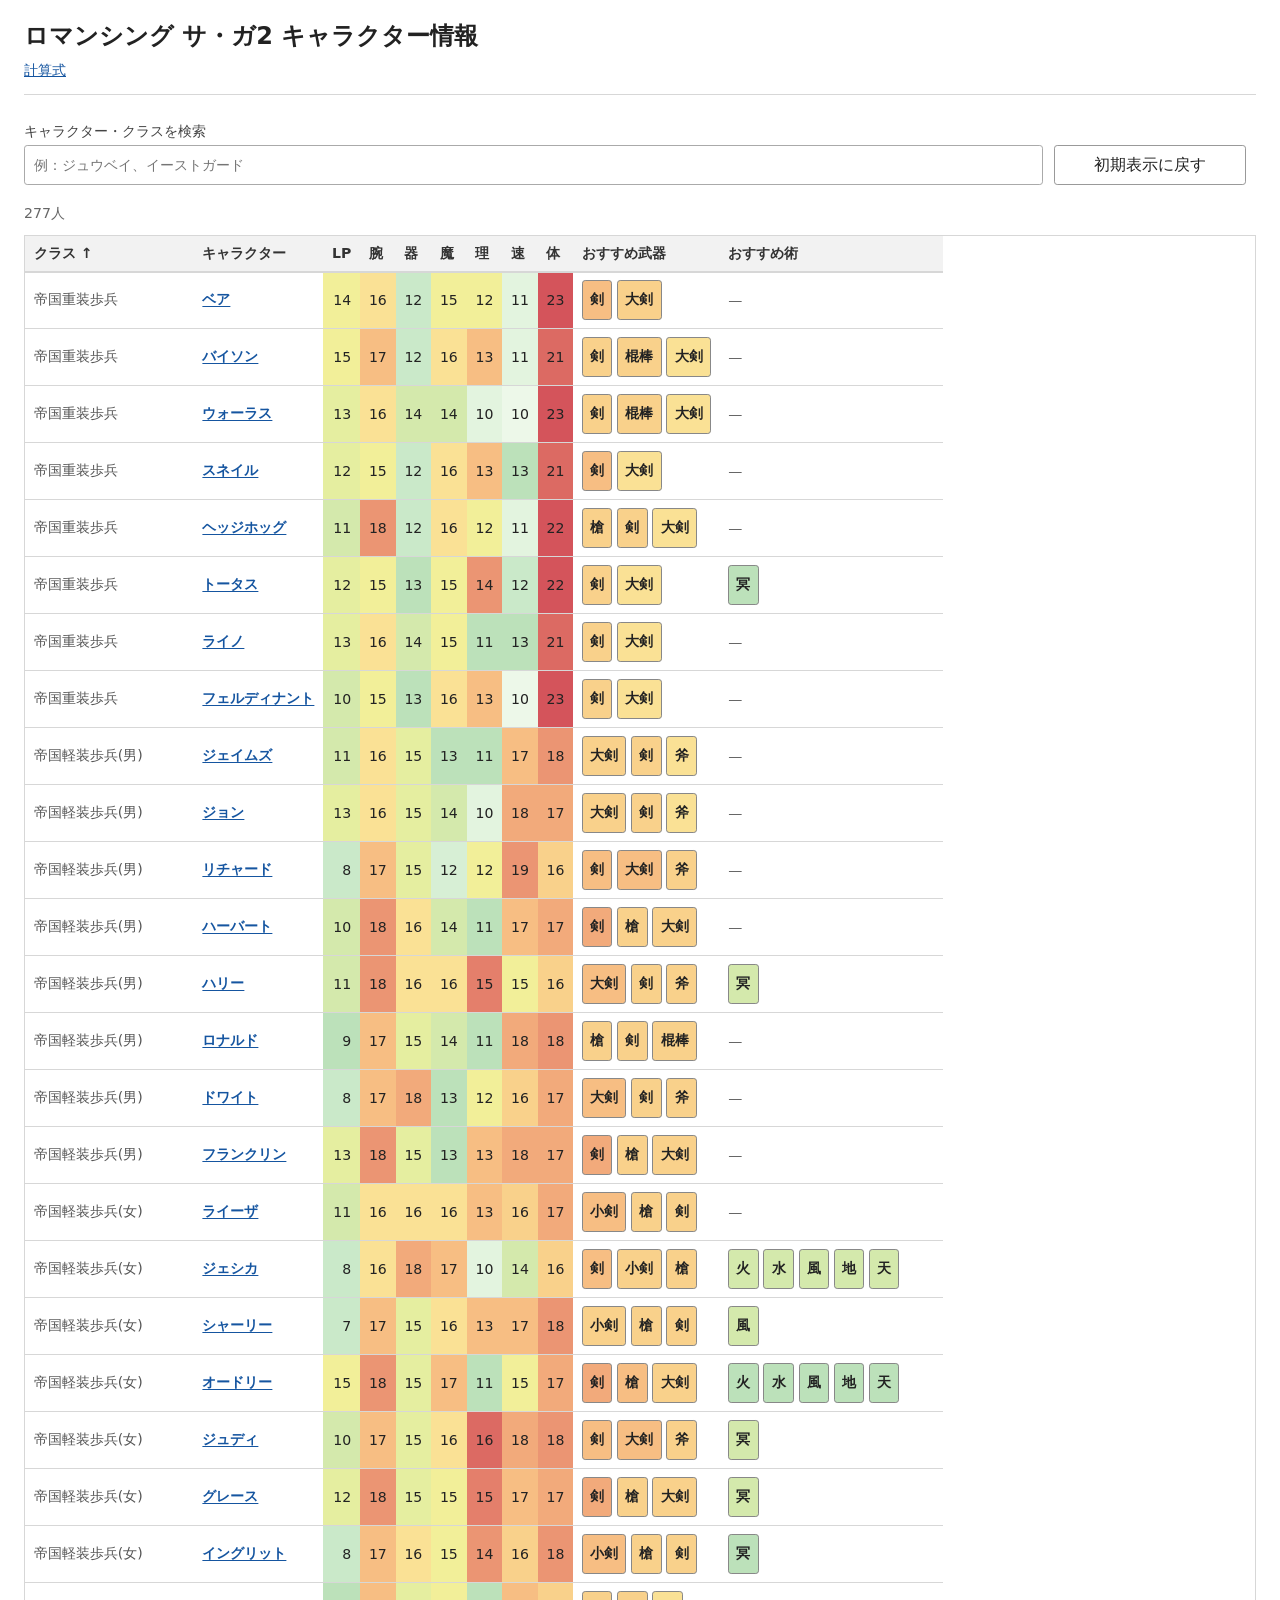
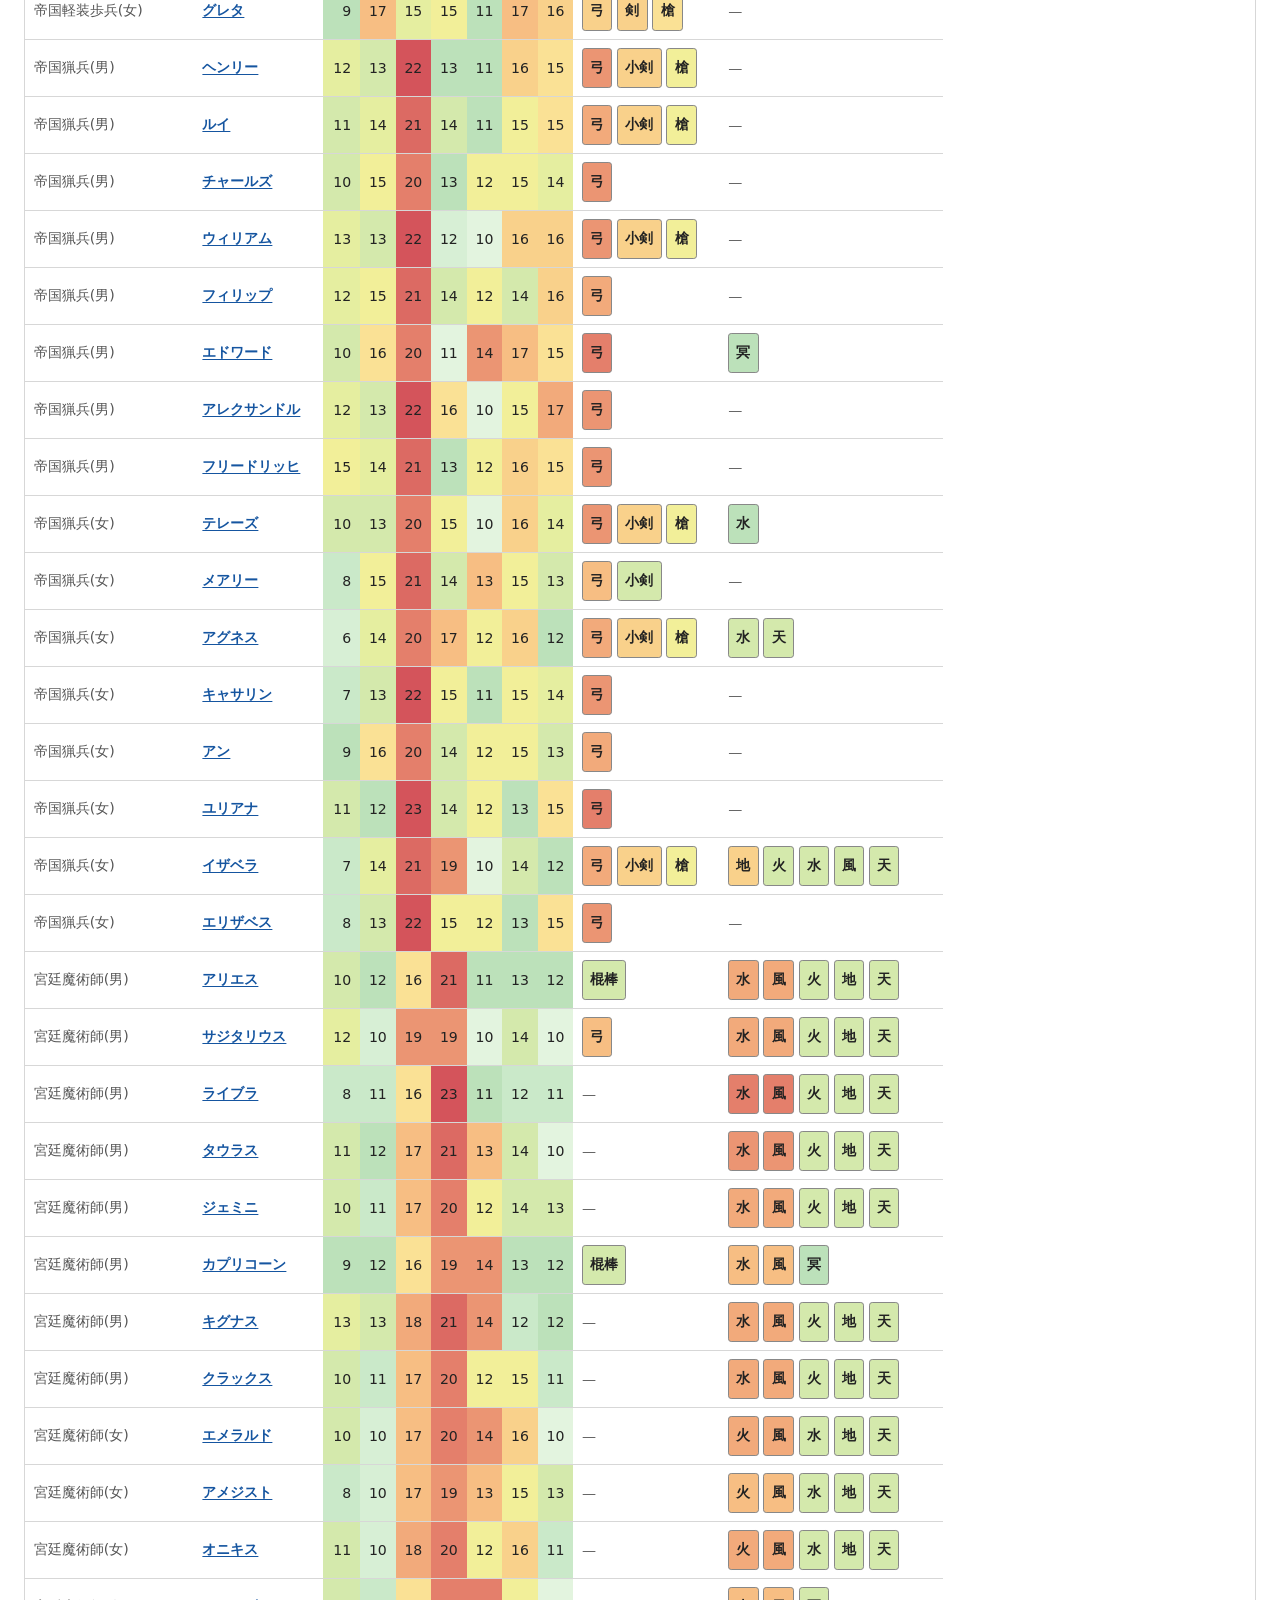
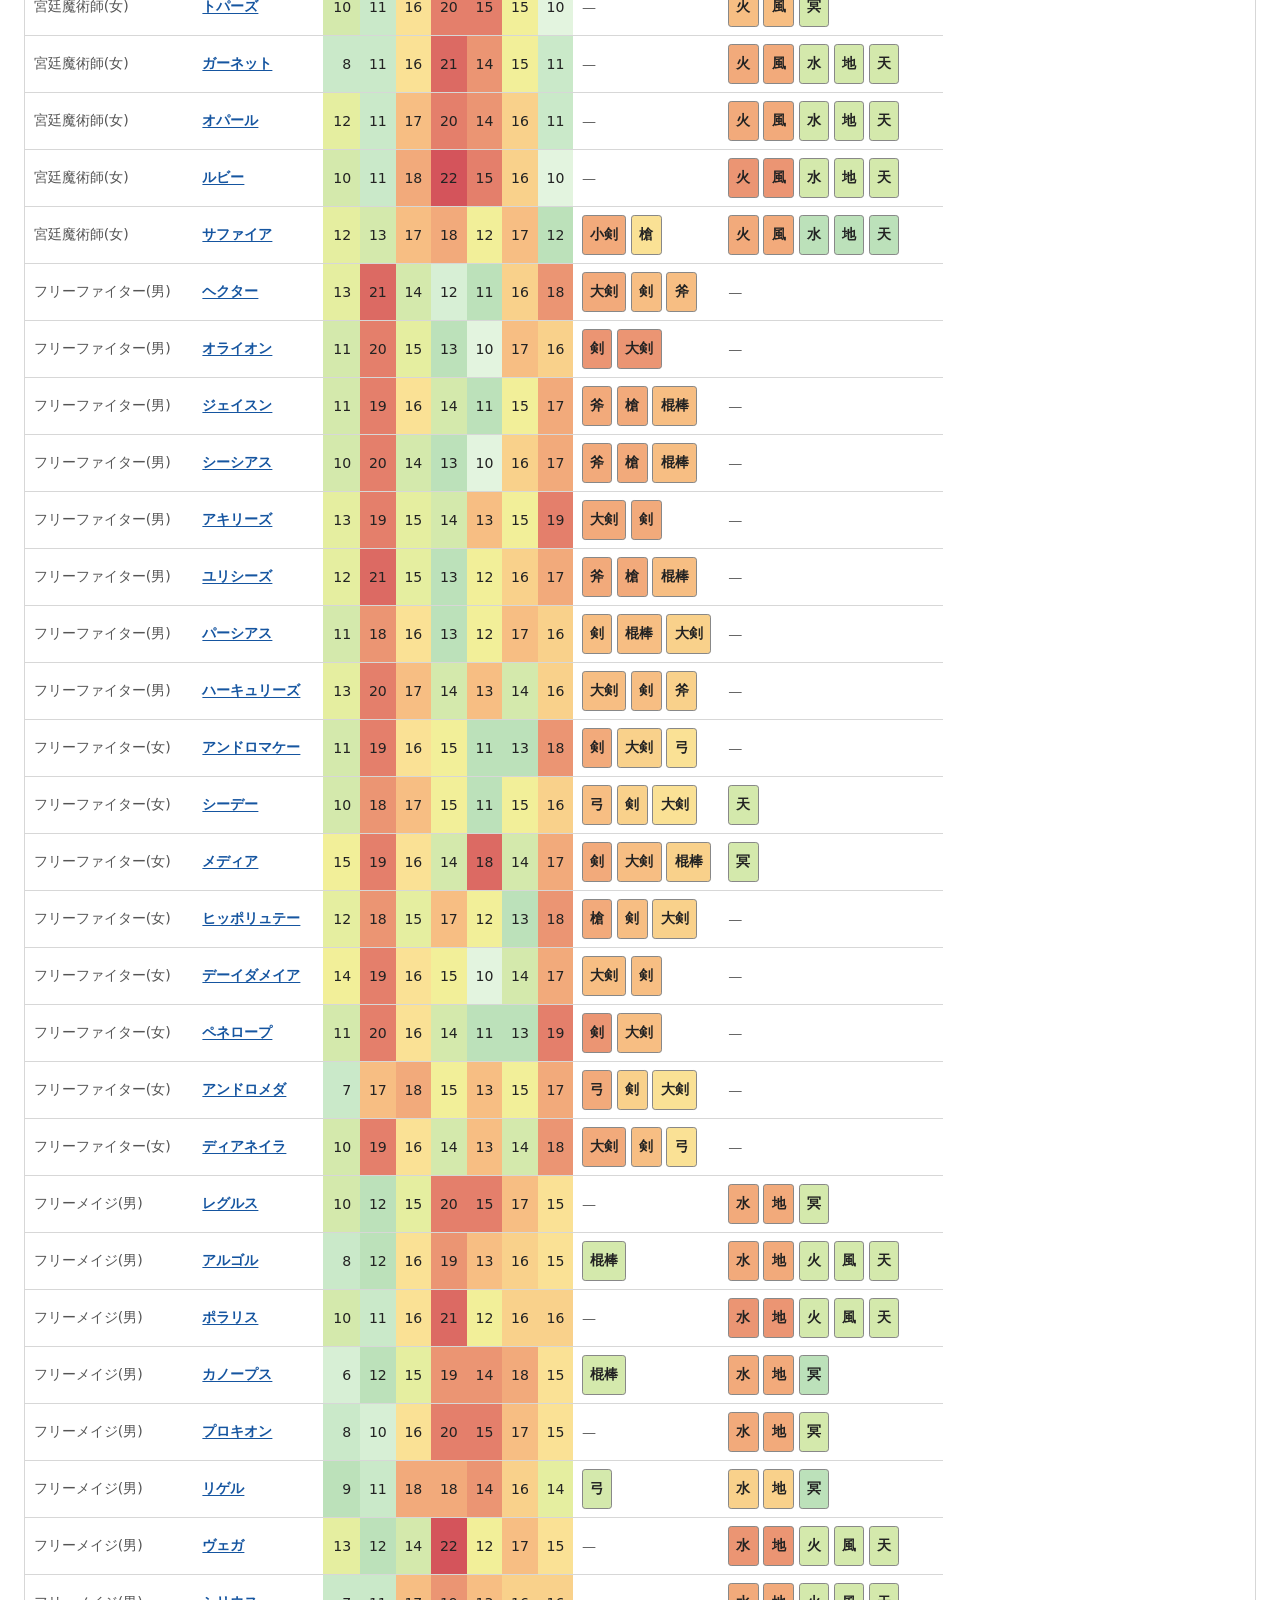
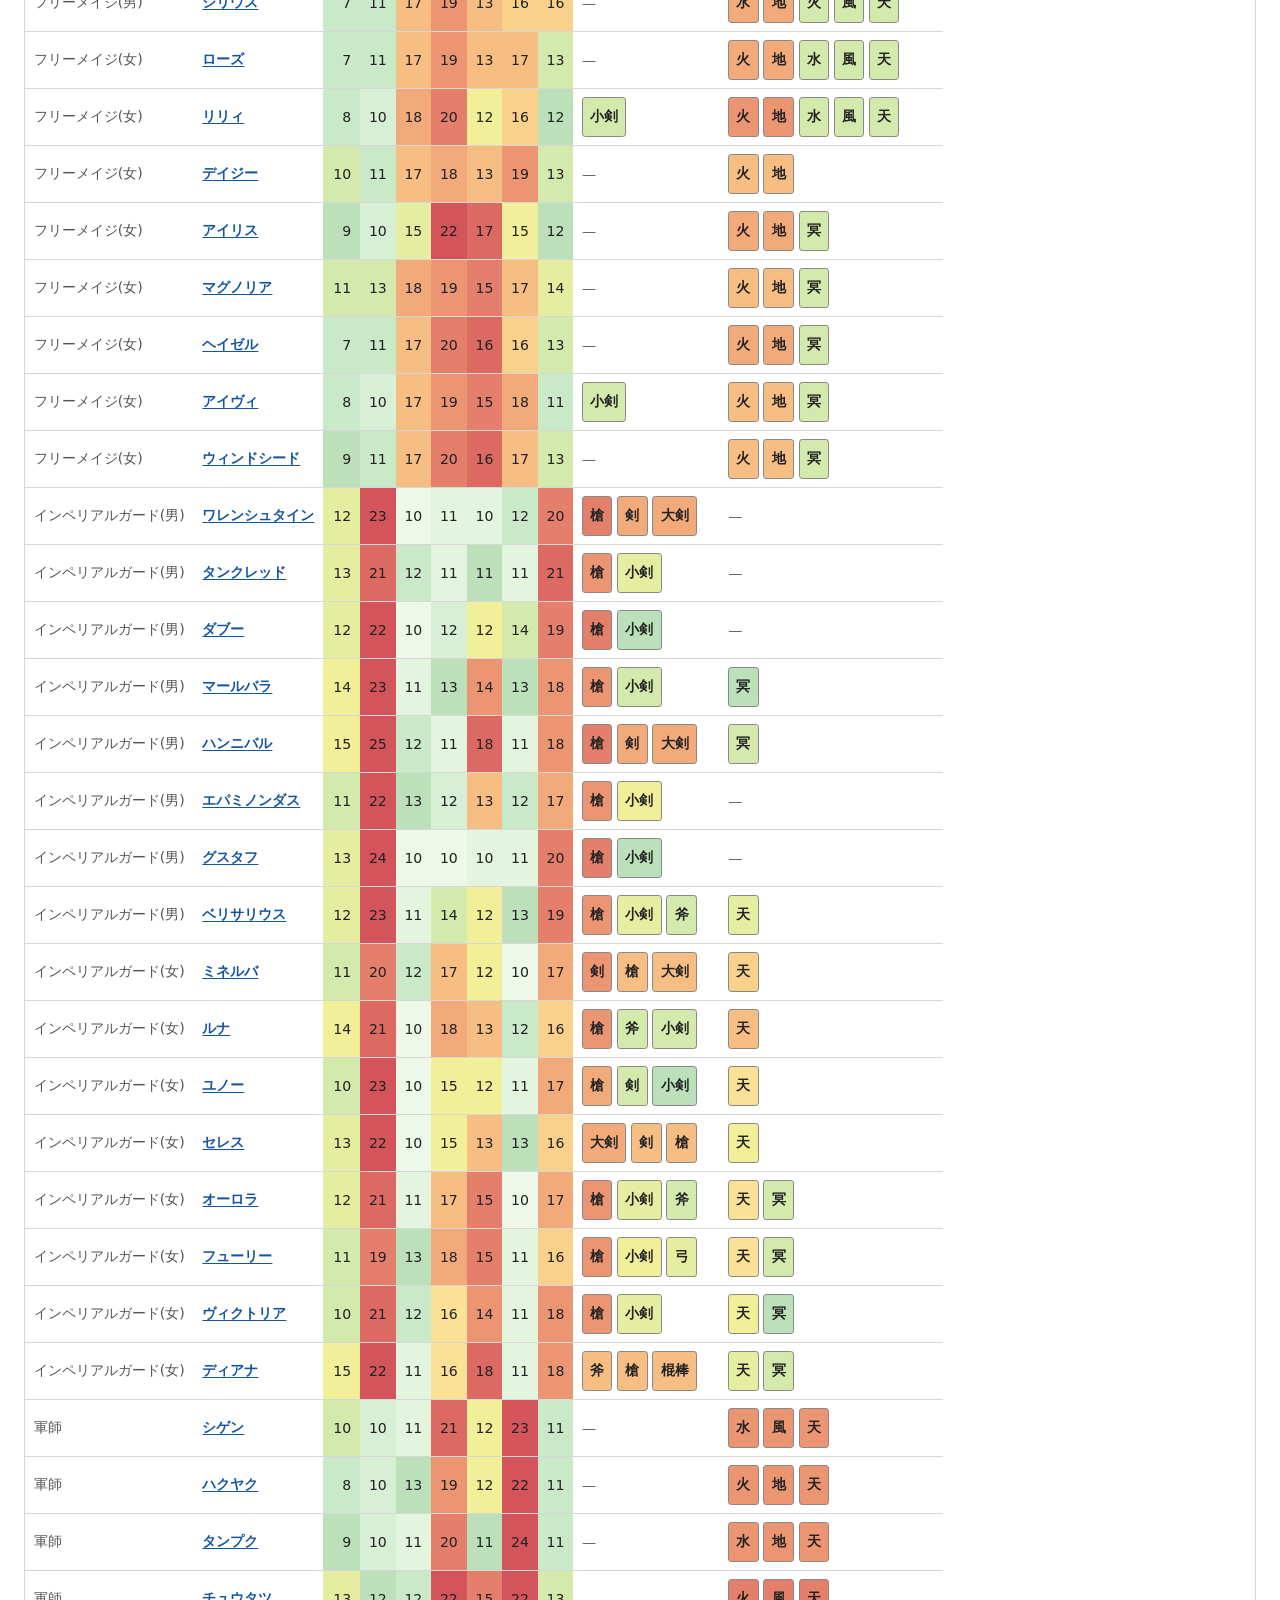
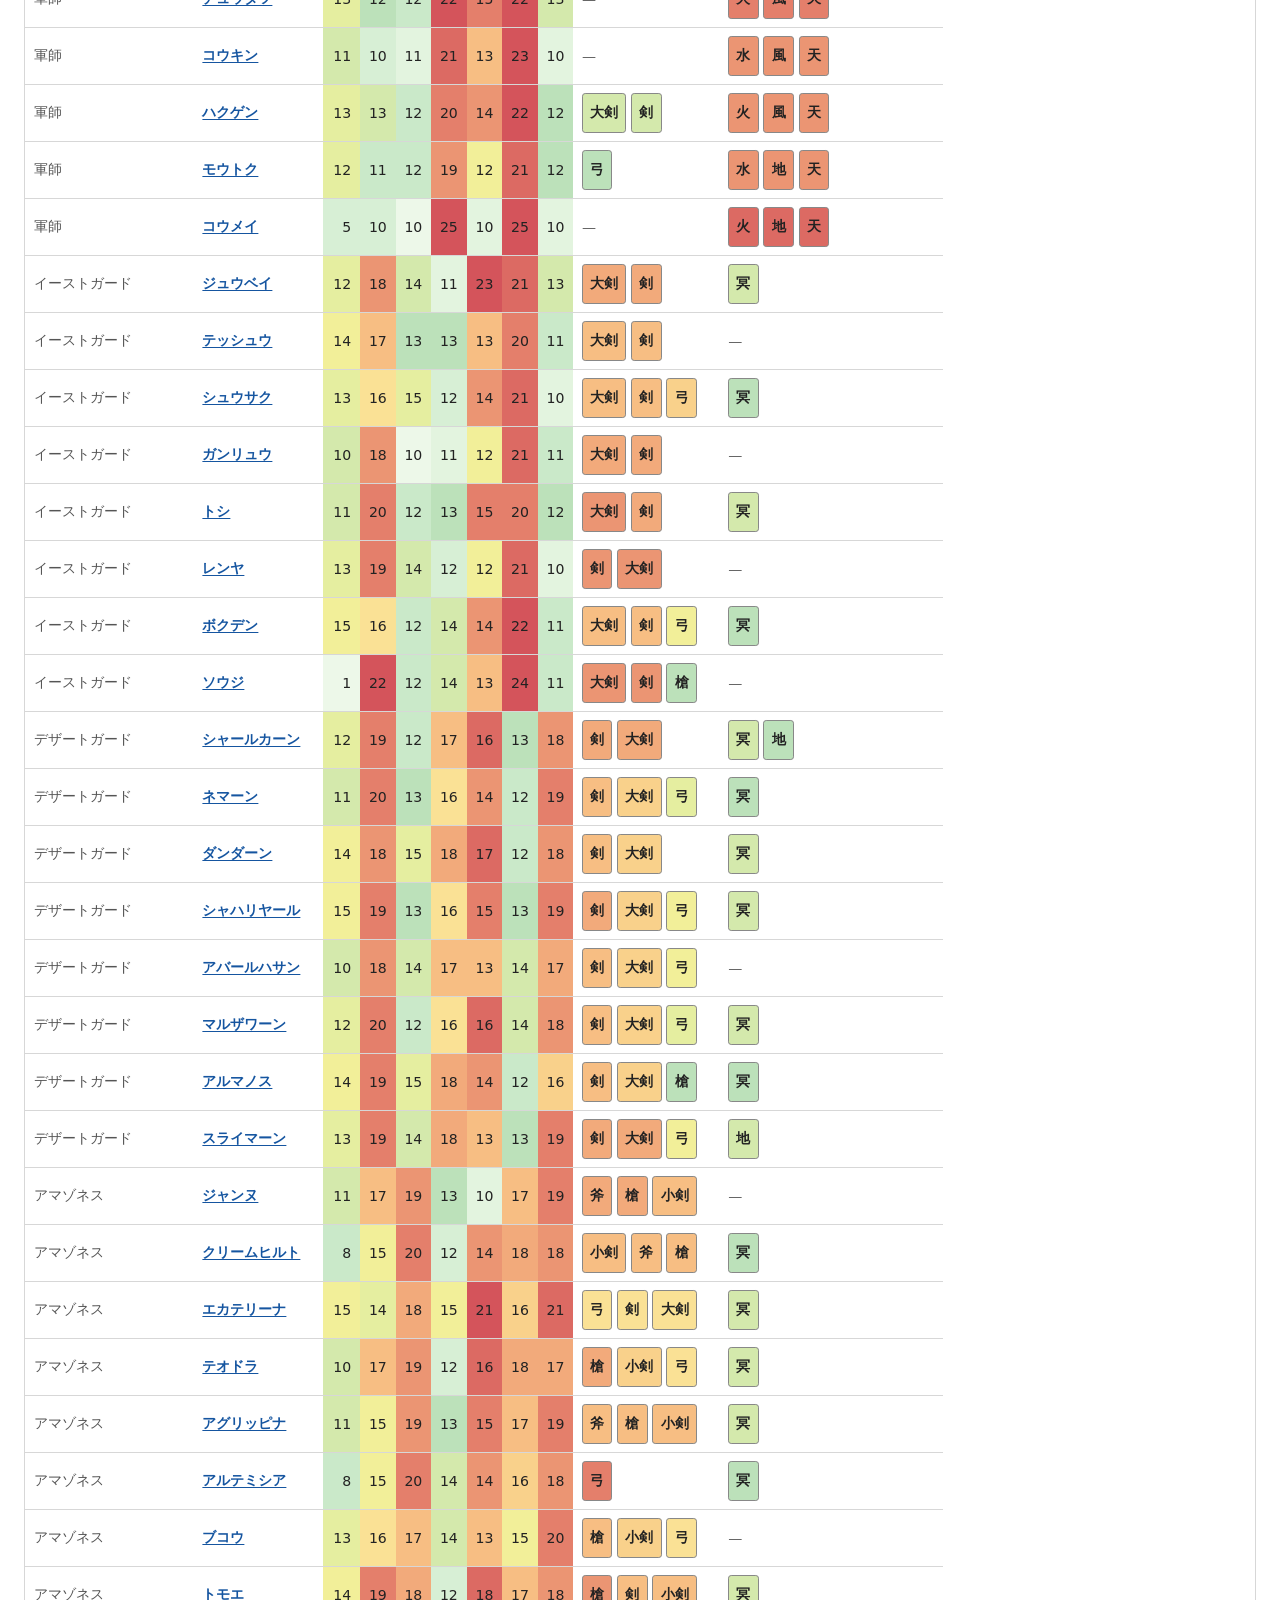
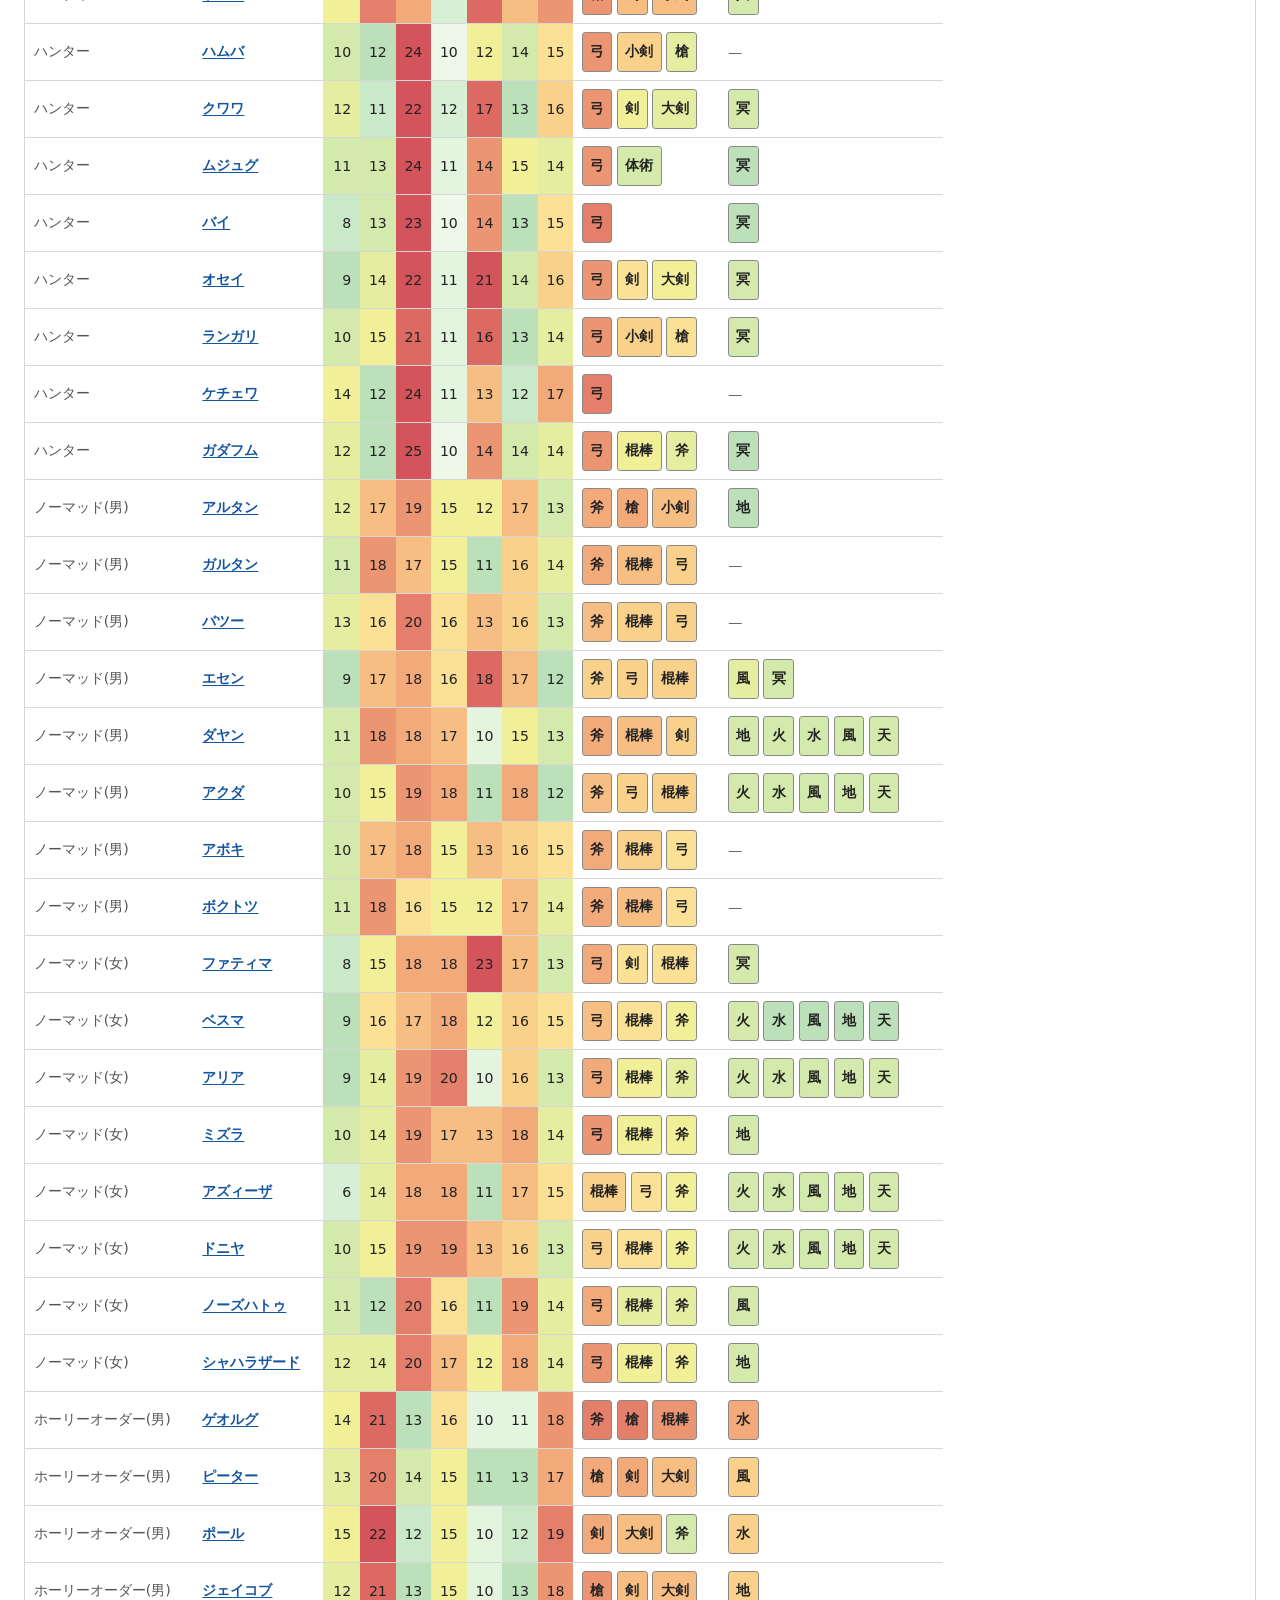
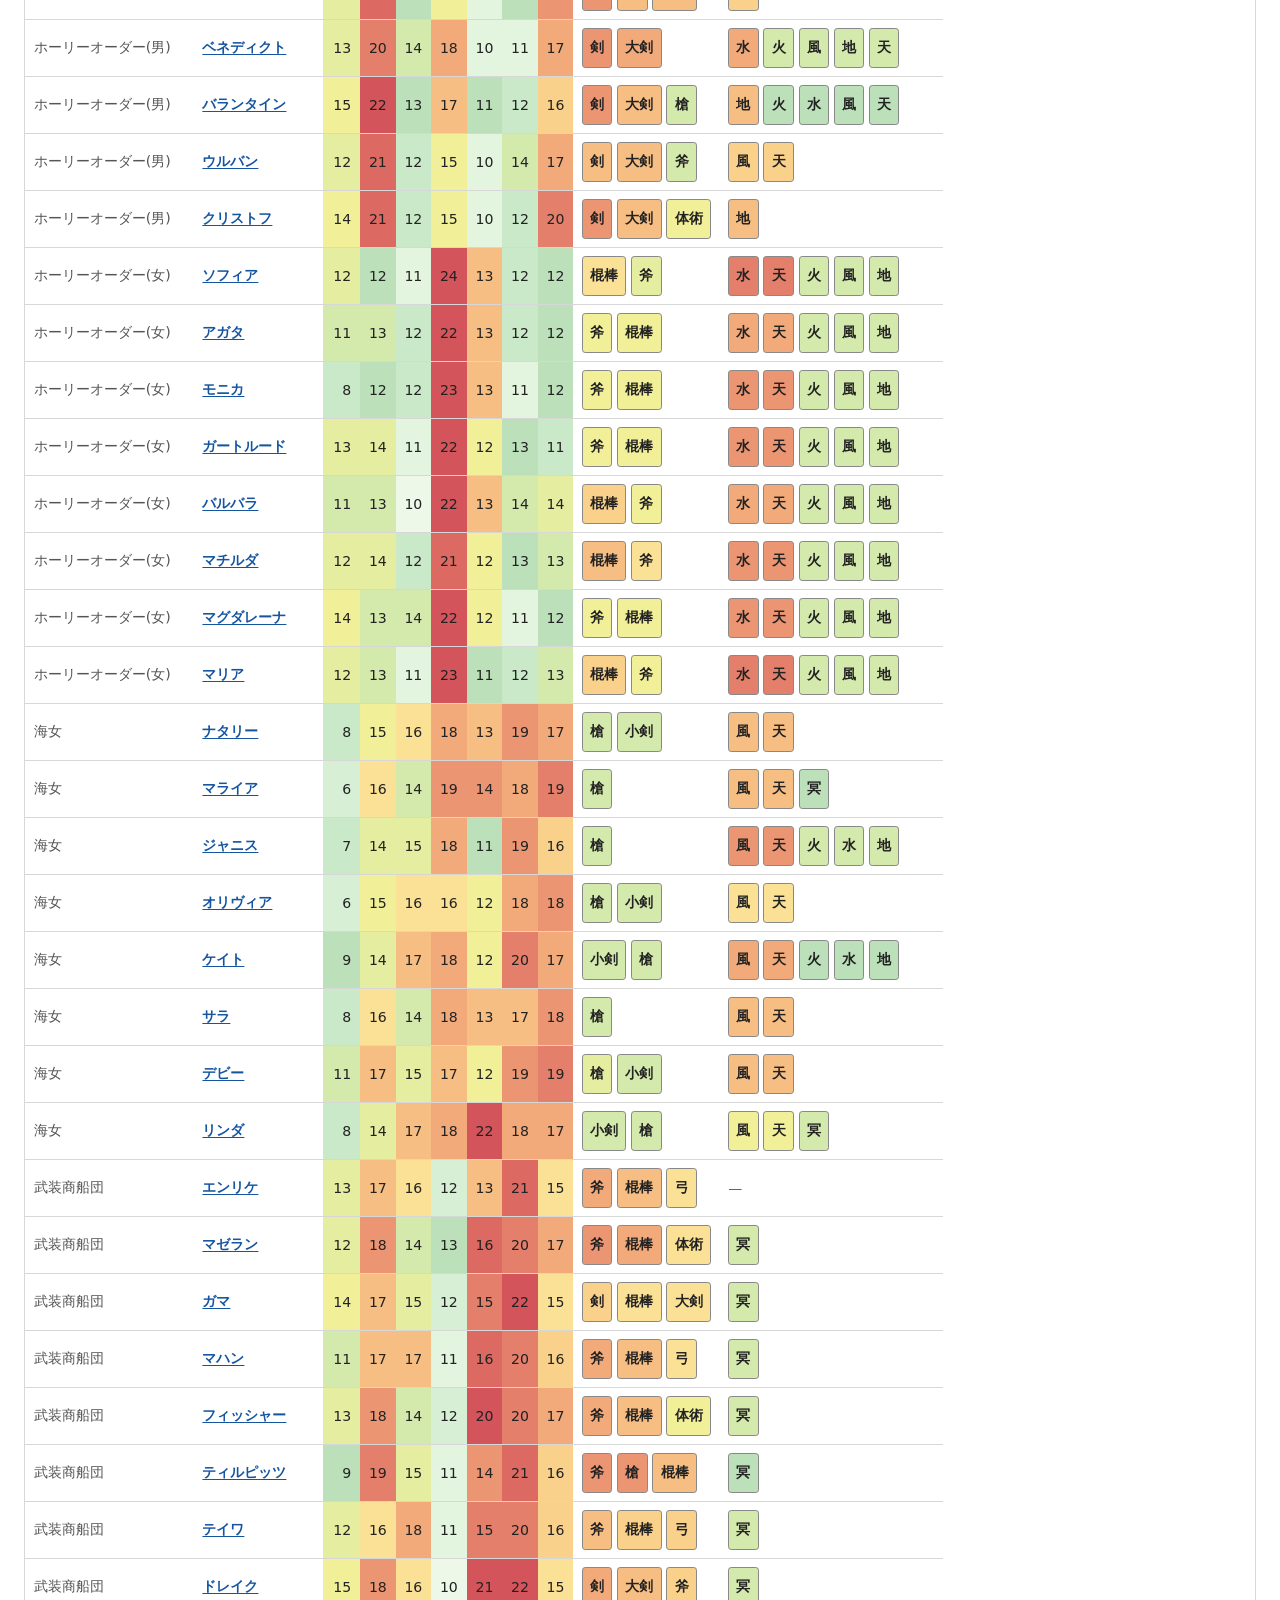
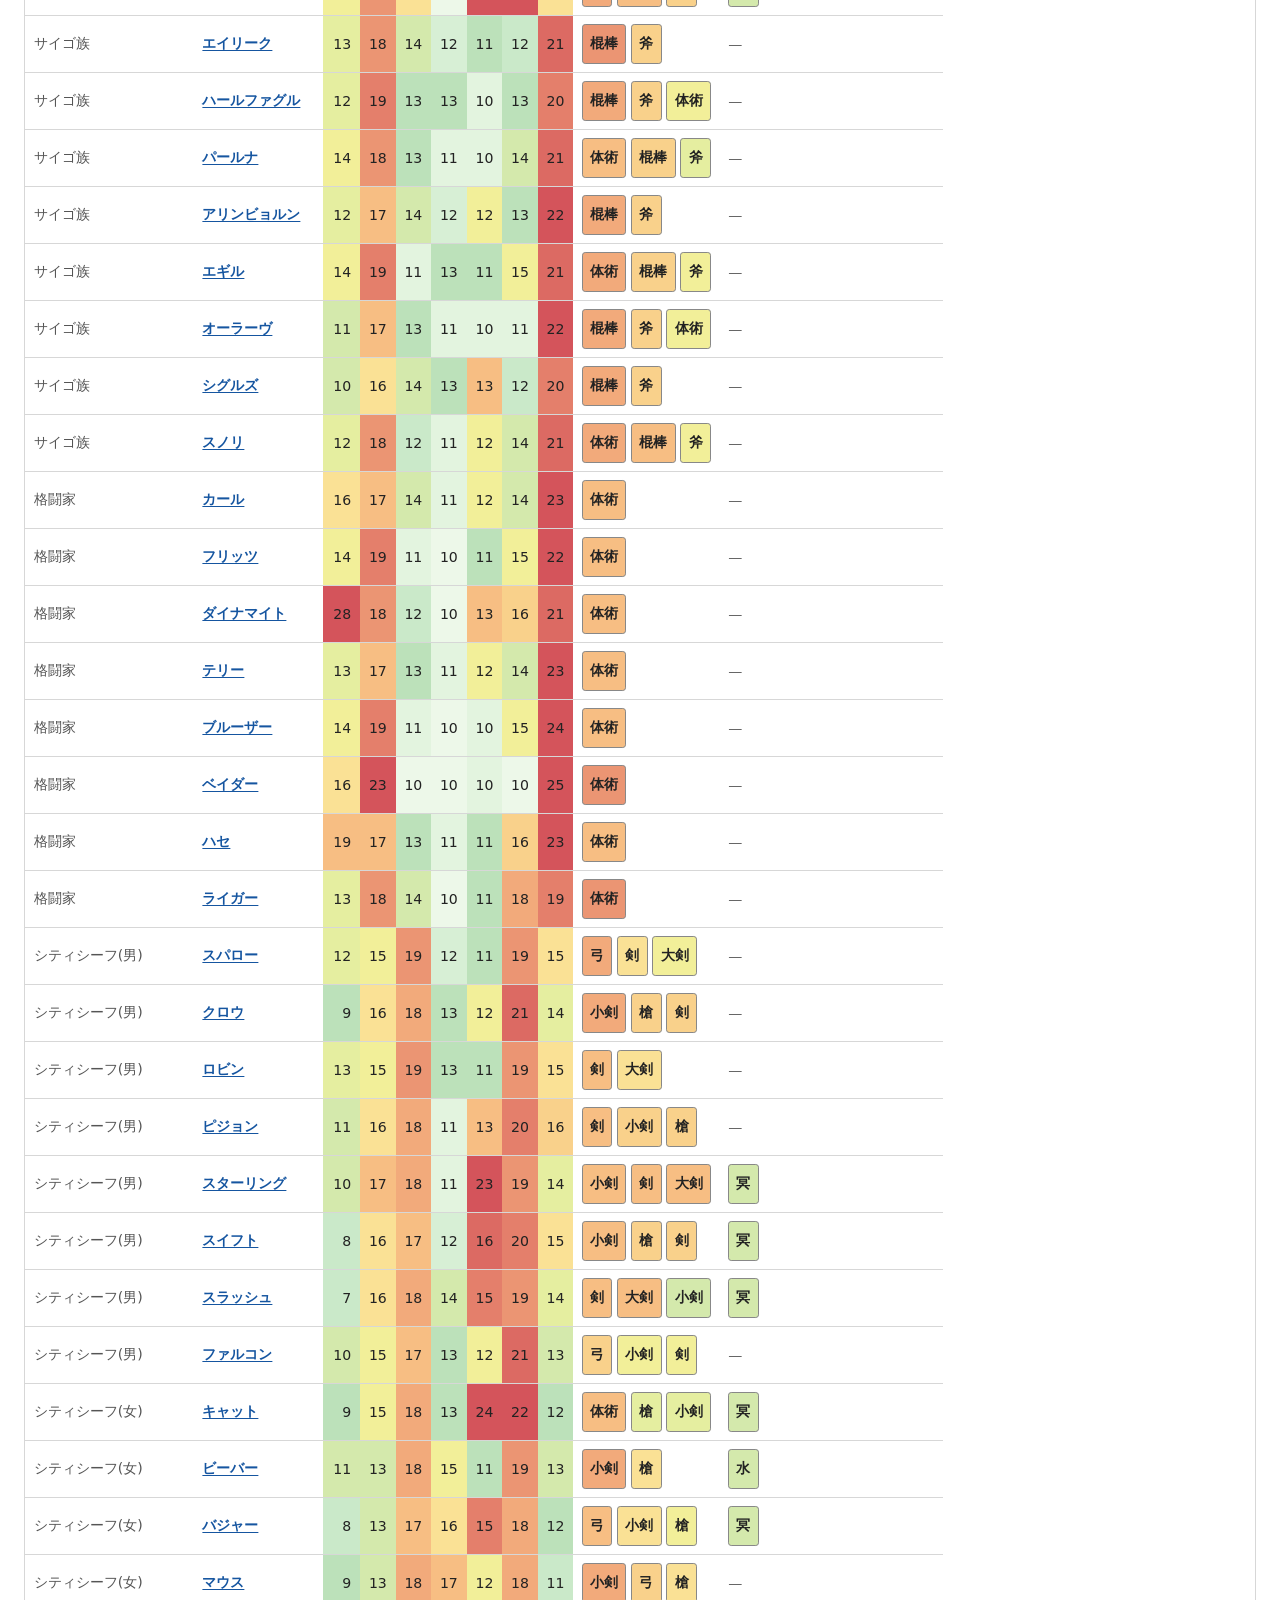
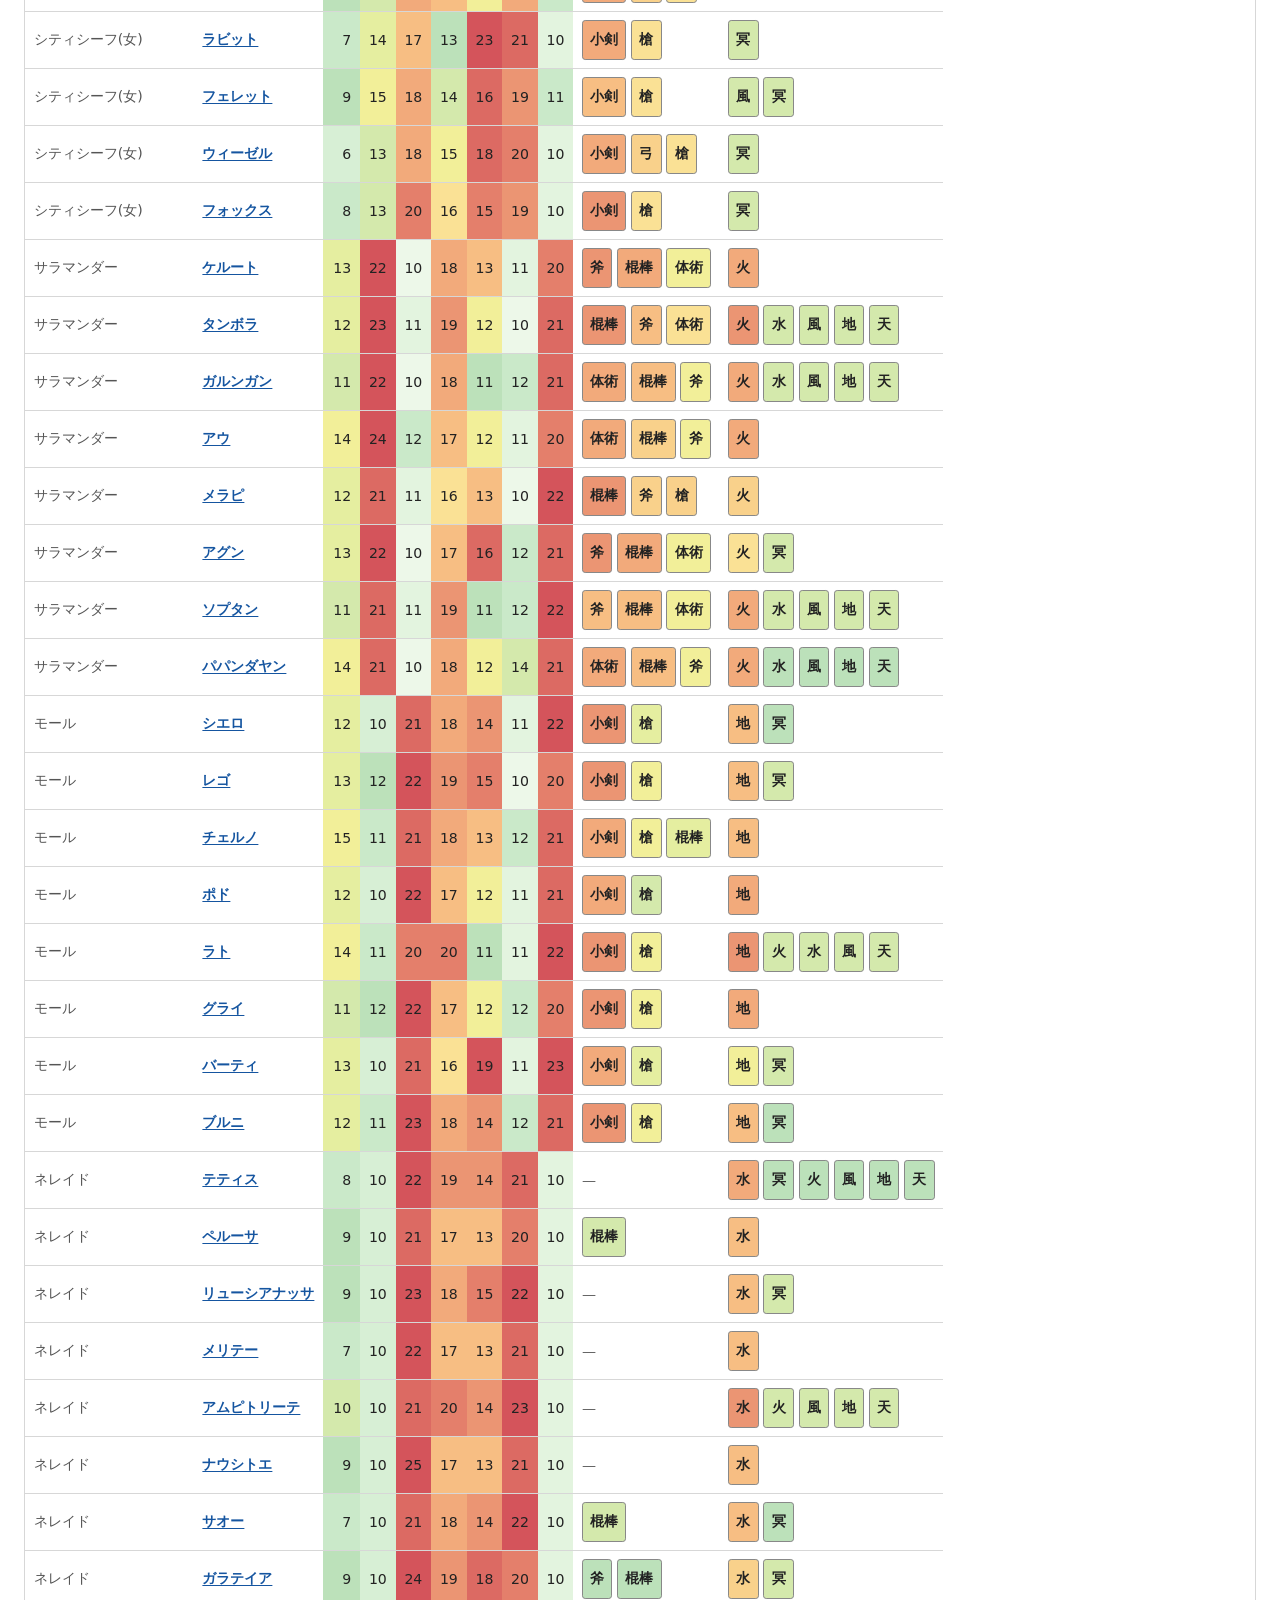
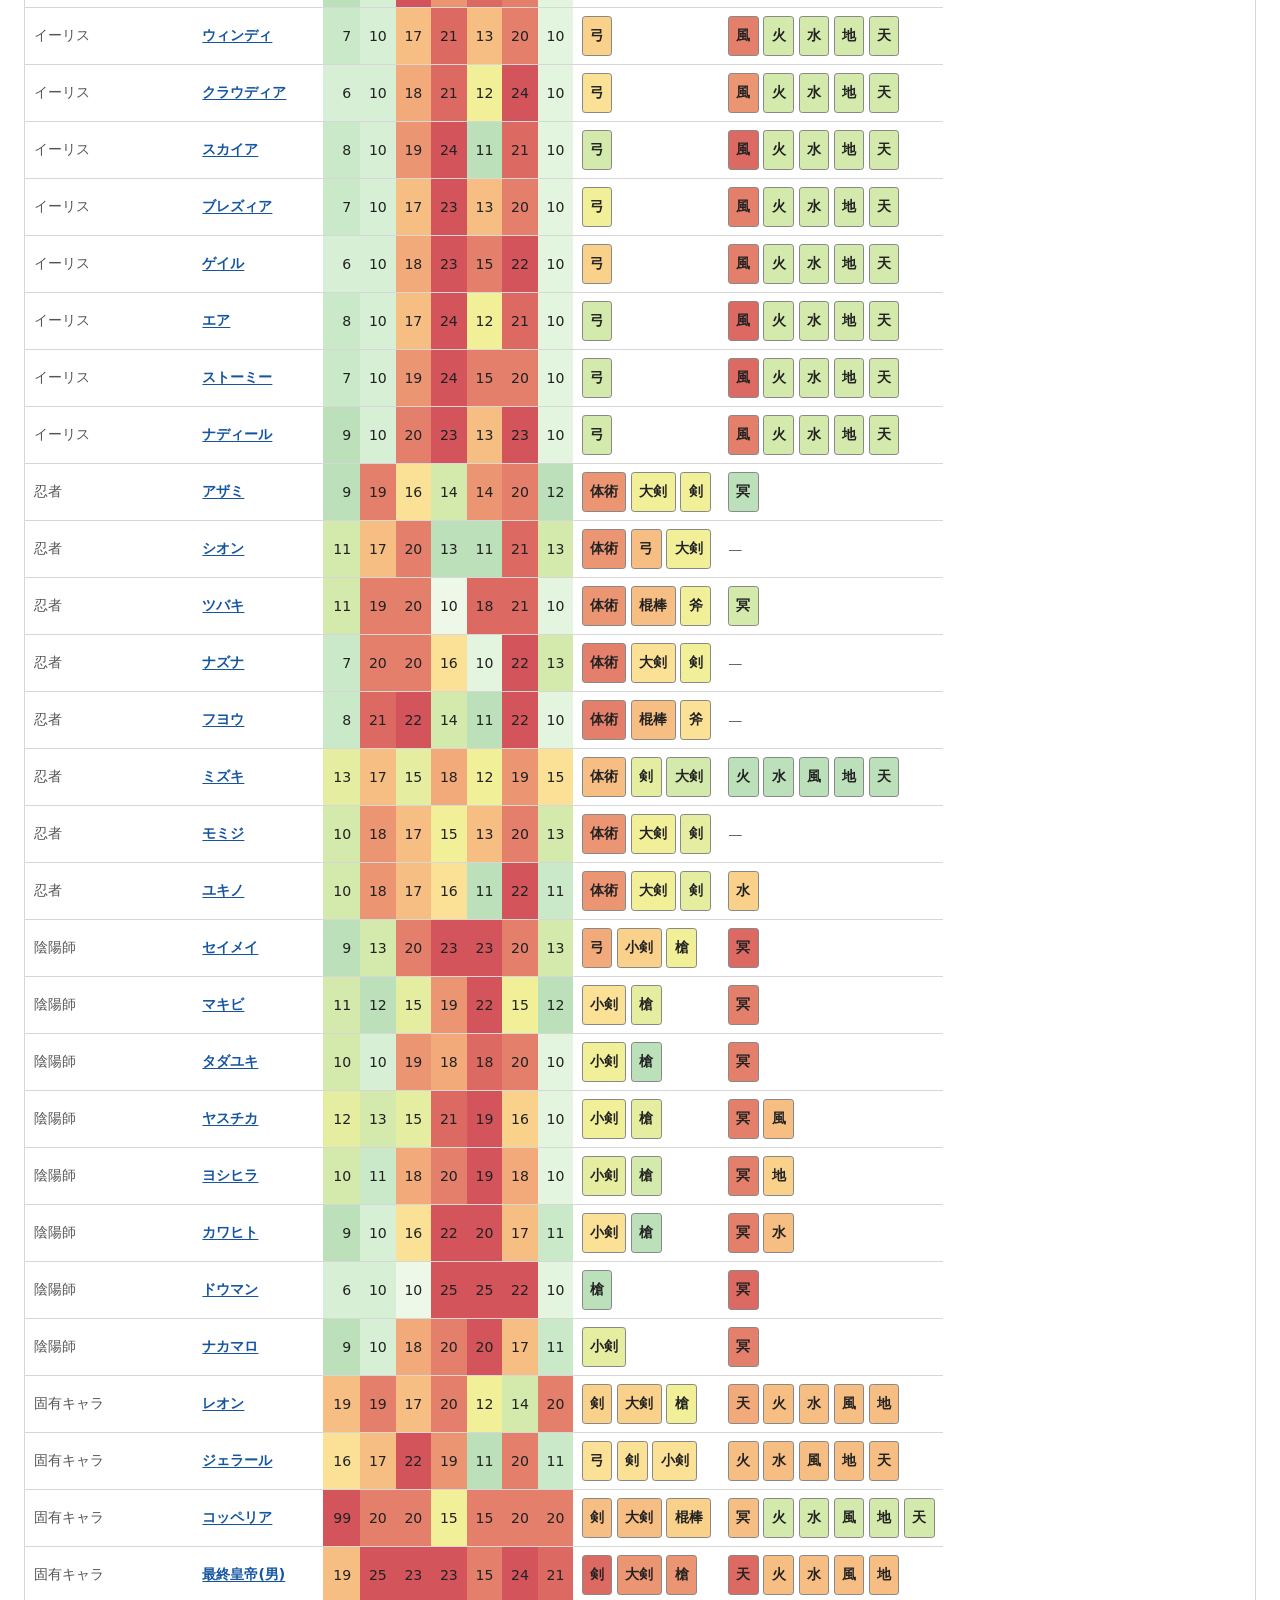
<file: site/index.html>
<!doctype html>
<html lang="ja">
  <head>
    <meta charset="utf-8">
    <meta name="viewport" content="width=device-width, initial-scale=1">
    <meta name="description" content="ロマンシング サ・ガ2の仲間キャラクター情報">
    <title>ロマンシング サ・ガ2 キャラクター情報</title>
    <link rel="icon" type="image/svg+xml" href="data:image/svg+xml,%3Csvg xmlns='http://www.w3.org/2000/svg' viewBox='0 0 64 64'%3E%3Crect width='64' height='64' rx='10' fill='%2311192c'/%3E%3Cpath d='M17 46 42 16l6 6-25 30z' fill='%23e9b758'/%3E%3Cpath d='m14 50 7-7 4 4-7 7z' fill='%23f5dfaa'/%3E%3C/svg%3E">
    <link rel="stylesheet" href="style.css">
  </head>
  <body>
    <header class="site-header">
      <h1>ロマンシング サ・ガ2 キャラクター情報</h1>
      <p class="header-links"><a href="formula.html">計算式</a></p>
    </header>

    <main>
      <section class="controls" aria-label="キャラクターを絞り込む">
        <label class="search-field">
          <span>キャラクター・クラスを検索</span>
          <input id="search" type="search" autocomplete="off" placeholder="例：ジュウベイ、イーストガード">
        </label>
        <button id="reset" class="reset-button" type="button">初期表示に戻す</button>
      </section>

      <p id="result-summary" class="result-summary" aria-live="polite"></p>
      <div class="table-wrapper" tabindex="0" aria-label="横にスクロールできるキャラクター表">
        <table class="character-table">
          <thead>
            <tr>
              <th><button class="header-sort" type="button" data-sort="class" data-label="クラス">クラス</button></th>
              <th><button class="header-sort" type="button" data-sort="name" data-label="キャラクター">キャラクター</button></th>
              <th><button class="header-sort" type="button" data-sort="lp" data-label="LP">LP</button></th>
              <th><button class="header-sort" type="button" data-sort="str" data-label="腕">腕</button></th>
              <th><button class="header-sort" type="button" data-sort="dex" data-label="器">器</button></th>
              <th><button class="header-sort" type="button" data-sort="mag" data-label="魔">魔</button></th>
              <th><button class="header-sort" type="button" data-sort="logic" data-label="理">理</button></th>
              <th><button class="header-sort" type="button" data-sort="spd" data-label="速">速</button></th>
              <th><button class="header-sort" type="button" data-sort="vit" data-label="体">体</button></th>
              <th>おすすめ武器</th><th>おすすめ術</th>
            </tr>
          </thead>
          <tbody id="character-list" aria-live="polite">
            <tr><td class="loading" colspan="11">データを読み込んでいます…</td></tr>
          </tbody>
        </table>
      </div>
    </main>

    <template id="character-template">
      <tr class="character-row">
        <td class="class-name"></td>
        <th scope="row"><a class="character-name"></a></th>
        <td class="lp-value" data-mobile-label="LP"></td>
        <td class="stat-value" data-stat="str" data-mobile-label="腕"></td>
        <td class="stat-value" data-stat="dex" data-mobile-label="器"></td>
        <td class="stat-value" data-stat="mag" data-mobile-label="魔"></td>
        <td class="stat-value" data-stat="logic" data-mobile-label="理"></td>
        <td class="stat-value" data-stat="spd" data-mobile-label="速"></td>
        <td class="stat-value" data-stat="vit" data-mobile-label="体"></td>
        <td class="recommendation-cell" data-mobile-label="おすすめ武器"><div class="recommendations" aria-label="物理武器の候補"></div></td>
        <td class="magic-recommendation-cell" data-mobile-label="おすすめ術"><div class="magic-recommendations" aria-label="おすすめ術"></div></td>
      </tr>
    </template>
    <script type="module" src="app.js"></script>
  </body>
</html>
</file>
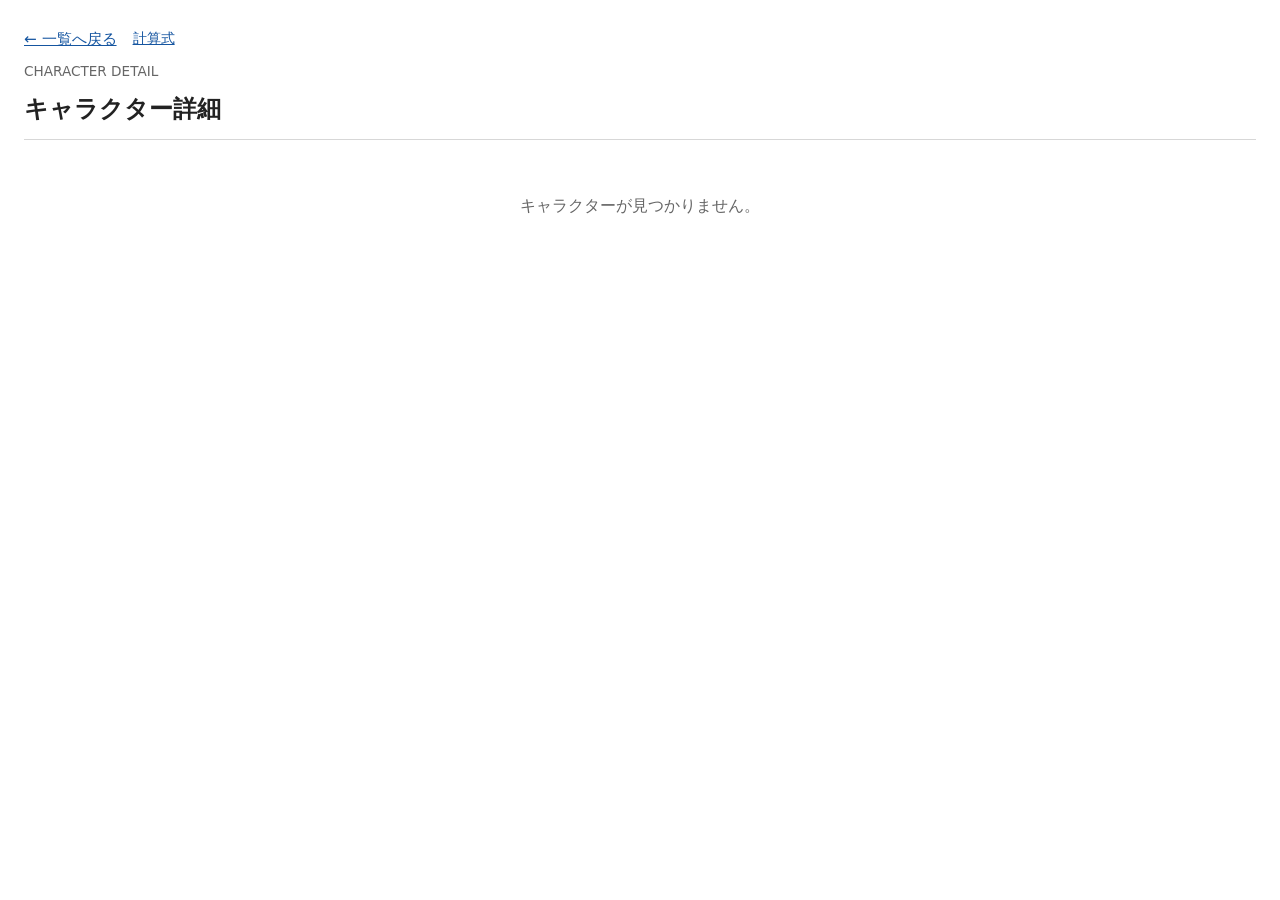
<file: site/character.html>
<!doctype html>
<html lang="ja">
  <head>
    <meta charset="utf-8">
    <meta name="viewport" content="width=device-width, initial-scale=1">
    <meta name="description" content="ロマンシング サ・ガ2の仲間キャラクター詳細">
    <title>キャラクター詳細 · ロマンシング サ・ガ2 キャラクター情報</title>
    <link rel="icon" type="image/svg+xml" href="data:image/svg+xml,%3Csvg xmlns='http://www.w3.org/2000/svg' viewBox='0 0 64 64'%3E%3Crect width='64' height='64' rx='10' fill='%2311192c'/%3E%3Cpath d='M17 46 42 16l6 6-25 30z' fill='%23e9b758'/%3E%3Cpath d='m14 50 7-7 4 4-7 7z' fill='%23f5dfaa'/%3E%3C/svg%3E">
    <link rel="stylesheet" href="style.css">
  </head>
  <body>
    <header class="site-header compact-header">
      <p class="header-links"><a class="back-link" href="index.html">← 一覧へ戻る</a><a href="formula.html">計算式</a></p>
      <p class="eyebrow">CHARACTER DETAIL</p>
      <h1 id="page-title">キャラクター詳細</h1>
    </header>
    <main id="character-detail" class="detail-page" aria-live="polite">
      <p class="loading">データを読み込んでいます…</p>
    </main>
    <script type="module" src="character-page.js"></script>
  </body>
</html>
</file>
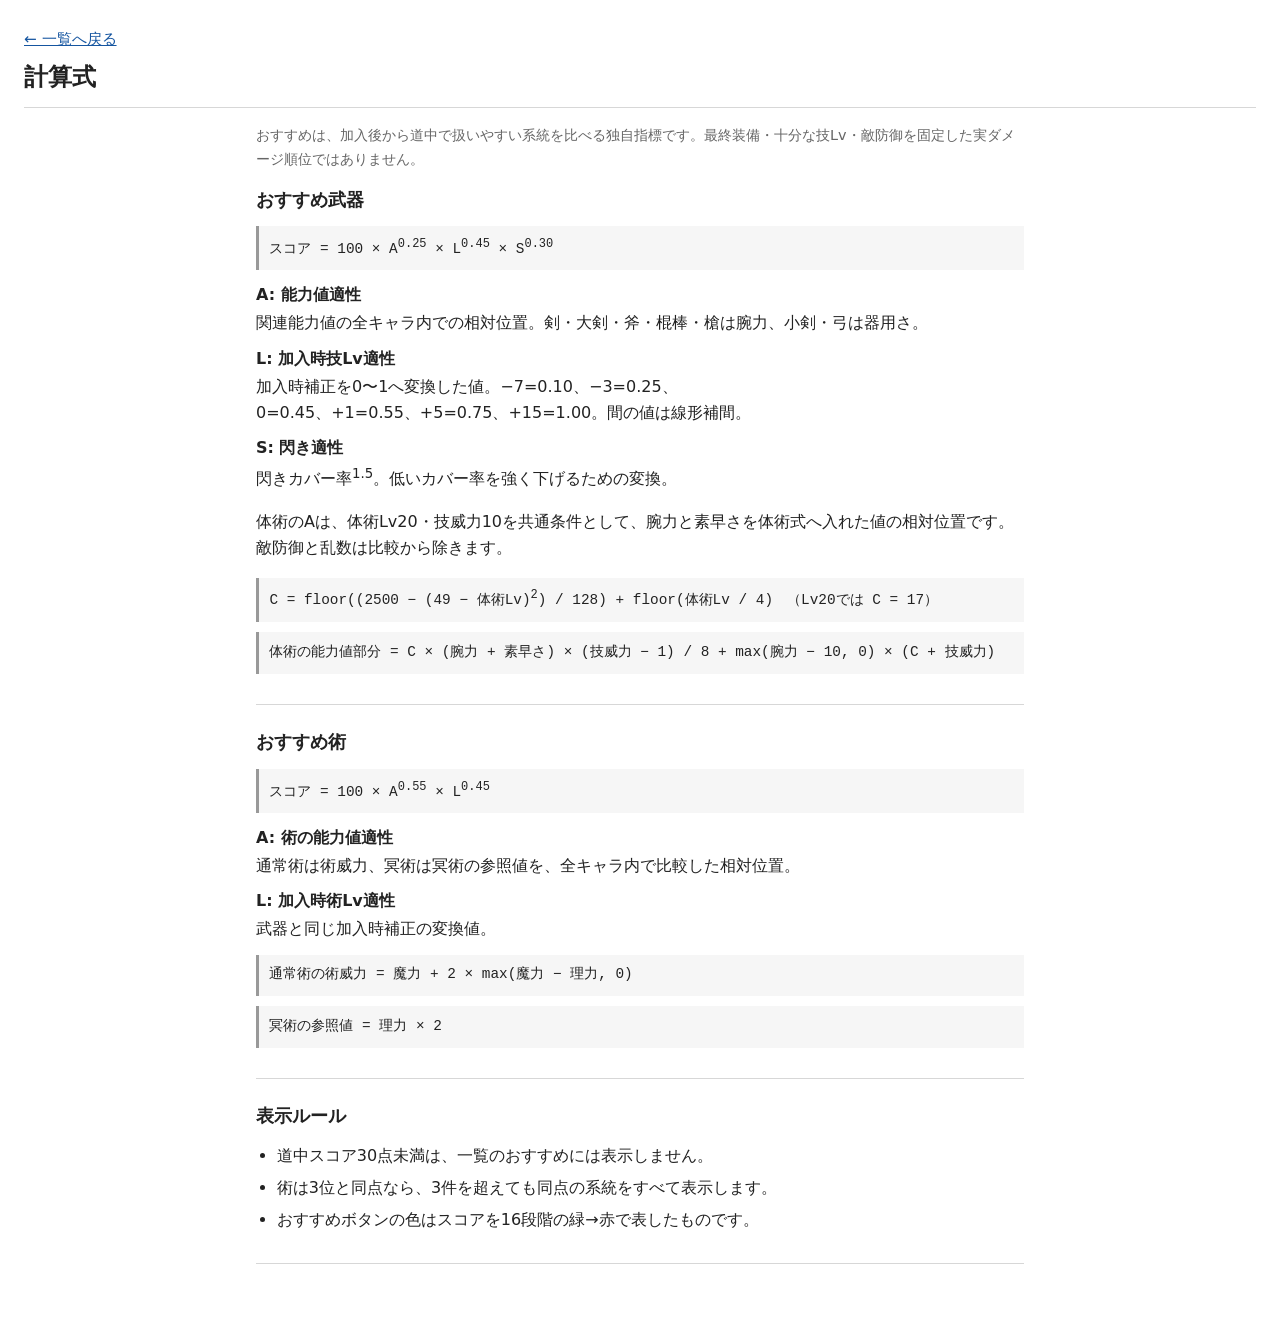
<file: site/formula.html>
<!doctype html>
<html lang="ja">
  <head>
    <meta charset="utf-8">
    <meta name="viewport" content="width=device-width, initial-scale=1">
    <meta name="description" content="ロマンシング サ・ガ2 キャラクター情報のおすすめスコア計算式">
    <title>計算式 · ロマンシング サ・ガ2 キャラクター情報</title>
    <link rel="stylesheet" href="style.css">
  </head>
  <body>
    <header class="site-header compact-header">
      <p class="header-links"><a class="back-link" href="index.html">← 一覧へ戻る</a></p>
      <h1>計算式</h1>
    </header>
    <main class="detail-page formula-page">
      <p class="section-note">おすすめは、加入後から道中で扱いやすい系統を比べる独自指標です。最終装備・十分な技Lv・敵防御を固定した実ダメージ順位ではありません。</p>

      <section class="detail-section">
        <h2>おすすめ武器</h2>
        <p class="formula">スコア = 100 × A<sup>0.25</sup> × L<sup>0.45</sup> × S<sup>0.30</sup></p>
        <dl class="formula-definitions">
          <div><dt>A: 能力値適性</dt><dd>関連能力値の全キャラ内での相対位置。剣・大剣・斧・棍棒・槍は腕力、小剣・弓は器用さ。</dd></div>
          <div><dt>L: 加入時技Lv適性</dt><dd>加入時補正を0〜1へ変換した値。−7=0.10、−3=0.25、0=0.45、+1=0.55、+5=0.75、+15=1.00。間の値は線形補間。</dd></div>
          <div><dt>S: 閃き適性</dt><dd>閃きカバー率<sup>1.5</sup>。低いカバー率を強く下げるための変換。</dd></div>
        </dl>
        <p>体術のAは、体術Lv20・技威力10を共通条件として、腕力と素早さを体術式へ入れた値の相対位置です。敵防御と乱数は比較から除きます。</p>
        <p class="formula">C = floor((2500 − (49 − 体術Lv)<sup>2</sup>) / 128) + floor(体術Lv / 4)　（Lv20では C = 17）</p>
        <p class="formula">体術の能力値部分 = C × (腕力 + 素早さ) × (技威力 − 1) / 8 + max(腕力 − 10, 0) × (C + 技威力)</p>
      </section>

      <section class="detail-section">
        <h2>おすすめ術</h2>
        <p class="formula">スコア = 100 × A<sup>0.55</sup> × L<sup>0.45</sup></p>
        <dl class="formula-definitions">
          <div><dt>A: 術の能力値適性</dt><dd>通常術は術威力、冥術は冥術の参照値を、全キャラ内で比較した相対位置。</dd></div>
          <div><dt>L: 加入時術Lv適性</dt><dd>武器と同じ加入時補正の変換値。</dd></div>
        </dl>
        <p class="formula">通常術の術威力 = 魔力 + 2 × max(魔力 − 理力, 0)</p>
        <p class="formula">冥術の参照値 = 理力 × 2</p>
      </section>

      <section class="detail-section">
        <h2>表示ルール</h2>
        <ul>
          <li>道中スコア30点未満は、一覧のおすすめには表示しません。</li>
          <li>術は3位と同点なら、3件を超えても同点の系統をすべて表示します。</li>
          <li>おすすめボタンの色はスコアを16段階の緑→赤で表したものです。</li>
        </ul>
      </section>
    </main>
  </body>
</html>
</file>
<file: site/style.css>
:root {
  color-scheme: light;
  --ink: #222;
  --muted: #666;
  --line: #d7d7d7;
  --soft: #f6f6f6;
  --link: #1555a0;
  --focus: #225ea8;
  font-family: "Hiragino Sans", "Yu Gothic UI", system-ui, sans-serif;
  background: #fff;
  color: var(--ink);
}

* { box-sizing: border-box; }
body { min-width: 320px; margin: 0; background: #fff; }
button, input, select { font: inherit; }
button, input, select { min-height: 2.5rem; }
a { color: var(--link); }
a:focus-visible, button:focus-visible, input:focus-visible, select:focus-visible, .table-wrapper:focus-visible { outline: 3px solid var(--focus); outline-offset: 2px; }

.site-header, main { width: min(100% - 2rem, 88rem); margin: 0 auto; }
.site-header { padding: 1.25rem 0 .9rem; border-bottom: 1px solid var(--line); }
.site-header h1 { margin: 0; font-size: 1.5rem; font-weight: 700; }
.compact-header { width: min(100% - 2rem, 48rem); }.compact-header h1 { margin-top: .7rem; }
.back-link { font-size: .95rem; }.header-links { display: flex; gap: 1rem; margin: .55rem 0 0; font-size: .9rem; }.eyebrow, .header-note { color: var(--muted); font-size: .85rem; }
main { padding: 1rem 0 3rem; }

.controls { display: grid; grid-template-columns: 1fr; gap: .65rem; padding: .75rem 0; }
.controls label { display: grid; gap: .25rem; color: #444; font-size: .87rem; }
input, select { width: 100%; border: 1px solid #aaa; border-radius: .2rem; padding: .45rem .55rem; background: #fff; color: var(--ink); }
.reset-button { align-self: end; border: 1px solid #999; border-radius: .2rem; padding: .35rem .7rem; background: #fff; color: var(--ink); cursor: pointer; }
.reset-button:hover { background: var(--soft); }
.result-summary { min-height: 1.25rem; margin: .4rem 0 .7rem; color: var(--muted); font-size: .88rem; }

.table-wrapper { overflow-x: auto; border: 1px solid var(--line); }
.character-table { width: max-content; min-width: 46rem; border-collapse: separate; border-spacing: 0; font-size: .88rem; }
.character-table th, .character-table td { border-bottom: 1px solid var(--line); padding: .5rem .55rem; text-align: left; vertical-align: middle; white-space: nowrap; }
.character-table thead th { position: sticky; top: 0; z-index: 10; background: #f2f2f2; color: #333; font-weight: 700; box-shadow: 0 1px 0 var(--line); }
.header-sort { min-height: 0; border: 0; padding: 0; background: transparent; color: inherit; cursor: pointer; font: inherit; font-weight: 700; text-align: left; }.header-sort:hover { text-decoration: underline; }
.character-row:hover { background: #fafafa; }.character-row th { font-weight: 700; }.class-name { color: #555; }.character-name { text-underline-offset: .15em; }
.lp-value, .stat-value { text-align: right !important; font-variant-numeric: tabular-nums; }
/* Sixteen percentile buckets from the real character distribution: low is green, high is red. */
.stat-heat-1 { background: #edf8e9; }.stat-heat-2 { background: #e3f4df; }.stat-heat-3 { background: #d7efd5; }.stat-heat-4 { background: #cae9c9; }
.stat-heat-5 { background: #bce1ba; }.stat-heat-6 { background: #d4e9ac; }.stat-heat-7 { background: #e5eea0; }.stat-heat-8 { background: #f2ef99; }
.stat-heat-9 { background: #fae195; }.stat-heat-10 { background: #f9d18b; }.stat-heat-11 { background: #f7be83; }.stat-heat-12 { background: #f2aa7b; }
.stat-heat-13 { background: #eb9573; }.stat-heat-14 { background: #e47f6b; }.stat-heat-15 { background: #dc6a63; }.stat-heat-16 { background: #d4545b; }

.recommendations, .magic-recommendations { display: flex; flex-wrap: wrap; gap: .3rem; }
.no-recommendation { color: var(--muted); }
.recommendation-item { position: relative; }.recommendation-button { border: 1px solid #888; border-radius: .2rem; padding: .2rem .45rem; color: #222; cursor: pointer; font-size: .85rem; font-weight: 600; }.recommendation-button:hover, .recommendation-button[aria-expanded="true"] { filter: brightness(.94); }
.recommendation-evidence { position: fixed; z-index: 100; width: min(22rem, calc(100vw - 1rem)); padding: .45rem .55rem; border: 1px solid #aaa; background: #fff; box-shadow: 0 2px 5px rgb(0 0 0 / 12%); font-size: .84rem; line-height: 1.5; white-space: normal; }.recommendation-evidence p { margin: .08rem 0; }.recommendation-evidence .recommendation-score { margin-top: .4rem; padding-top: .35rem; border-top: 1px solid var(--line); font-weight: 700; }.reason { color: var(--muted); }
.magic-cell { display: flex; flex-wrap: wrap; gap: .3rem; min-width: 8rem; white-space: normal !important; line-height: 1.45; }.magic-stat { display: inline-block; padding: .15rem .3rem; white-space: nowrap; }.magic-bonus { align-self: center; color: #555; font-size: .82rem; white-space: nowrap; }.loading, .empty { padding: 1.5rem; color: var(--muted); text-align: center !important; white-space: normal !important; }

.detail-page { width: min(100% - 2rem, 48rem); }.detail-heading { margin-bottom: 1.25rem; }.detail-heading h2 { margin: .25rem 0 0; font-size: 1.7rem; }.detail-heading .class-name { margin: 0; }.state-select { display: grid; gap: .25rem; width: min(100%, 16rem); margin-top: .9rem; color: #444; font-size: .9rem; }
.detail-section { margin: 0 0 1.4rem; padding-bottom: 1.25rem; border-bottom: 1px solid var(--line); }.detail-section h2 { margin: 0 0 .7rem; font-size: 1.15rem; }.section-note { margin: -.3rem 0 .8rem; color: var(--muted); font-size: .9rem; }
.stat-grid { display: grid; grid-template-columns: repeat(2, minmax(0, 1fr)); gap: .35rem; margin: 0; }.stat { display: flex; justify-content: space-between; padding: .45rem .55rem; border: 1px solid var(--line); }.stat dt { color: var(--muted); }.stat dd { margin: 0; font-weight: 700; }
.detail-recommendations { margin: 0; padding-left: 2rem; }.detail-recommendations li { margin: 0 0 .75rem; padding: .6rem; border: 1px solid var(--line); }.detail-recommendations h3 { margin: 0 0 .25rem; font-size: 1rem; }.detail-recommendations p { margin: .15rem 0; line-height: 1.5; font-size: .92rem; }.detail-recommendations .detail-score { margin-top: .45rem; padding-top: .35rem; border-top: 1px solid var(--line); font-weight: 700; }.magic-detail { line-height: 1.6; }.sources ul { margin: 0; padding-left: 1.25rem; }.sources li { margin: .45rem 0; }
.formula-page { line-height: 1.65; }.formula-page > .section-note { margin-top: 0; }.formula { overflow-x: auto; margin: .65rem 0; padding: .55rem .65rem; border-left: 3px solid #999; background: var(--soft); font-family: ui-monospace, "Cascadia Code", monospace; font-size: .9rem; white-space: nowrap; }.formula-definitions { margin: .75rem 0; }.formula-definitions div { margin: .55rem 0; }.formula-definitions dt { font-weight: 700; }.formula-definitions dd { margin: .1rem 0 0; }.formula-page ul { margin: .6rem 0; padding-left: 1.3rem; }.formula-page li { margin: .35rem 0; }

@media (min-width: 42rem) {
  .site-header, main { width: min(100% - 3rem, 88rem); }.controls { grid-template-columns: minmax(16rem, 1fr) 12rem auto; align-items: end; }.detail-stats { grid-template-columns: repeat(4, minmax(0, 1fr)); }
}

/* On screens wide enough for the table, avoid an overflow ancestor so sticky
   headers attach to the viewport rather than to the horizontal scroller. */
@media (min-width: 64rem) {
  .table-wrapper { overflow: visible; }
}

@media (max-width: 63.999rem) {
  .table-wrapper { position: sticky; top: 0; height: 100dvh; overflow: auto; overscroll-behavior: contain; }
}

@media (max-width: 47.999rem) {
  .table-wrapper { position: static; height: auto; overflow: visible; border: 0; }
  .character-table, .character-table tbody { display: block; width: 100%; min-width: 0; }
  .character-table thead { display: none; }
  .character-table .character-row { display: grid; grid-template-columns: repeat(3, minmax(0, 1fr)); margin: 0 0 .8rem; border: 1px solid var(--line); }
  .character-table .character-row > th, .character-table .character-row > td { min-width: 0; border-bottom: 1px solid var(--line); padding: .45rem .5rem; white-space: normal; }
  .character-table .class-name { grid-column: 1 / -1; grid-row: 1; border-bottom: 0; font-size: .82rem; }
  .character-table .character-row > th { grid-column: 1 / span 2; grid-row: 2; border-bottom: 1px solid var(--line); }
  .character-table .lp-value { display: flex; grid-column: 3; grid-row: 2; align-items: center; justify-content: center; font-size: .82rem; }
  .character-table .lp-value::before { content: attr(data-mobile-label); margin-right: .2rem; color: var(--muted); font-size: .75rem; }
  .character-table .recommendation-cell, .character-table .magic-recommendation-cell { display: grid; grid-column: 1 / -1; grid-template-columns: 5.5rem minmax(0, 1fr); gap: .35rem; align-items: start; }
  .character-table .recommendation-cell { grid-row: 5; }
  .character-table .magic-recommendation-cell { grid-row: 6; }
  .character-table .recommendation-cell::before, .character-table .magic-recommendation-cell::before { content: attr(data-mobile-label); color: var(--muted); font-size: .8rem; }
  .character-table .recommendations, .character-table .magic-recommendations { min-width: 0; }
  .character-table .stat-value { display: flex; justify-content: space-between; align-items: center; font-size: .82rem; }
  .character-table .stat-value::before { content: attr(data-mobile-label); color: var(--muted); }
  .character-table [data-stat="str"] { grid-column: 1; grid-row: 3; }
  .character-table [data-stat="dex"] { grid-column: 2; grid-row: 3; }
  .character-table [data-stat="mag"] { grid-column: 3; grid-row: 3; }
  .character-table [data-stat="logic"] { grid-column: 1; grid-row: 4; }
  .character-table [data-stat="spd"] { grid-column: 2; grid-row: 4; }
  .character-table [data-stat="vit"] { grid-column: 3; grid-row: 4; }
}
</file>
